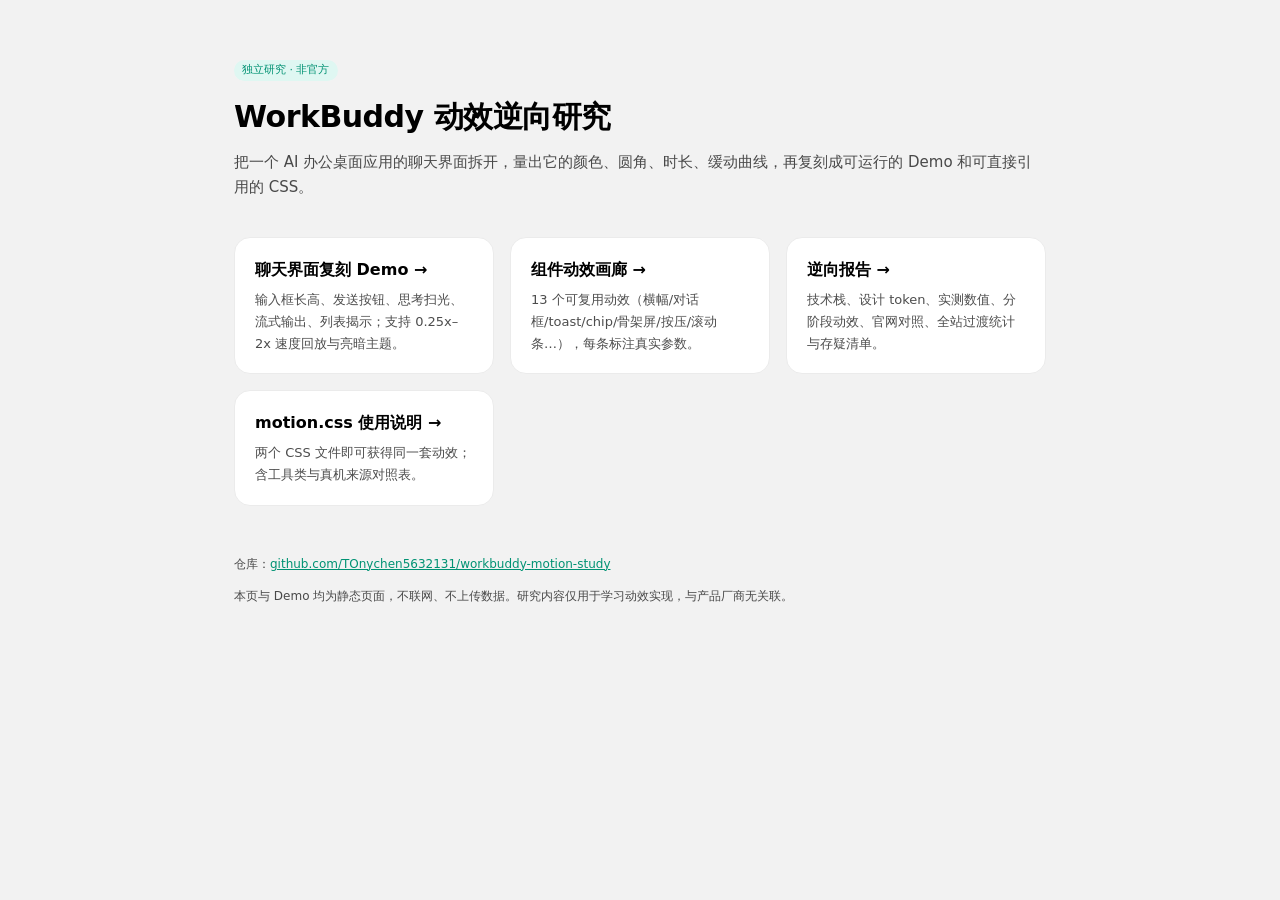
<file: index.html>
<!doctype html>
<html lang="zh-CN"><head><meta charset="utf-8"><meta name="viewport" content="width=device-width,initial-scale=1">
<title>WorkBuddy 动效逆向研究</title>
<style>
:root{--brand:#00c29a;--brand-soft:#dff7f2;--bg:#f2f2f2;--card:#fff;--text:#000;--text2:rgba(0,0,0,.7);--line:#ebebeb}
*{box-sizing:border-box}body{margin:0;background:var(--bg);color:var(--text);font:15px/1.7 "PingFang SC","Microsoft YaHei",system-ui,sans-serif}
.wrap{max-width:860px;margin:0 auto;padding:56px 24px 80px}
h1{font-size:30px;margin:0 0 8px;letter-spacing:-.5px}
.sub{color:var(--text2);margin:0 0 36px}
.grid{display:grid;grid-template-columns:repeat(auto-fill,minmax(240px,1fr));gap:16px}
a.card{display:block;background:var(--card);border:1px solid var(--line);border-radius:16px;padding:18px 20px;text-decoration:none;color:inherit;
transition:transform .32s cubic-bezier(.34,1.56,.64,1),box-shadow .2s,opacity .2s}
a.card:hover{transform:translateY(-3px);box-shadow:0 16px 32px -8px rgba(0,0,0,.10)}
a.card:active{transform:scale(.985)}
.card h2{font-size:16px;margin:0 0 6px}
.card p{margin:0;color:var(--text2);font-size:13px}
.tag{display:inline-block;font-size:11px;color:#009273;background:var(--brand-soft);border-radius:999px;padding:1px 8px;margin-bottom:10px}
footer{margin-top:48px;color:var(--text2);font-size:12px}
footer a{color:#009273}
</style></head><body><div class="wrap">
<span class="tag">独立研究 · 非官方</span>
<h1>WorkBuddy 动效逆向研究</h1>
<p class="sub">把一个 AI 办公桌面应用的聊天界面拆开，量出它的颜色、圆角、时长、缓动曲线，再复刻成可运行的 Demo 和可直接引用的 CSS。</p>
<div class="grid">
<a class="card" href="demo/index.html"><h2>聊天界面复刻 Demo →</h2><p>输入框长高、发送按钮、思考扫光、流式输出、列表揭示；支持 0.25x–2x 速度回放与亮暗主题。</p></a>
<a class="card" href="demo/gallery.html"><h2>组件动效画廊 →</h2><p>13 个可复用动效（横幅/对话框/toast/chip/骨架屏/按压/滚动条…），每条标注真实参数。</p></a>
<a class="card" href="report/REPORT.md"><h2>逆向报告 →</h2><p>技术栈、设计 token、实测数值、分阶段动效、官网对照、全站过渡统计与存疑清单。</p></a>
<a class="card" href="kit/README.md"><h2>motion.css 使用说明 →</h2><p>两个 CSS 文件即可获得同一套动效；含工具类与真机来源对照表。</p></a>
</div>
<footer>
<p>仓库：<a href="https://github.com/TOnychen5632131/workbuddy-motion-study">github.com/TOnychen5632131/workbuddy-motion-study</a></p>
<p>本页与 Demo 均为静态页面，不联网、不上传数据。研究内容仅用于学习动效实现，与产品厂商无关联。</p>
</footer>
</div></body></html>
</file>
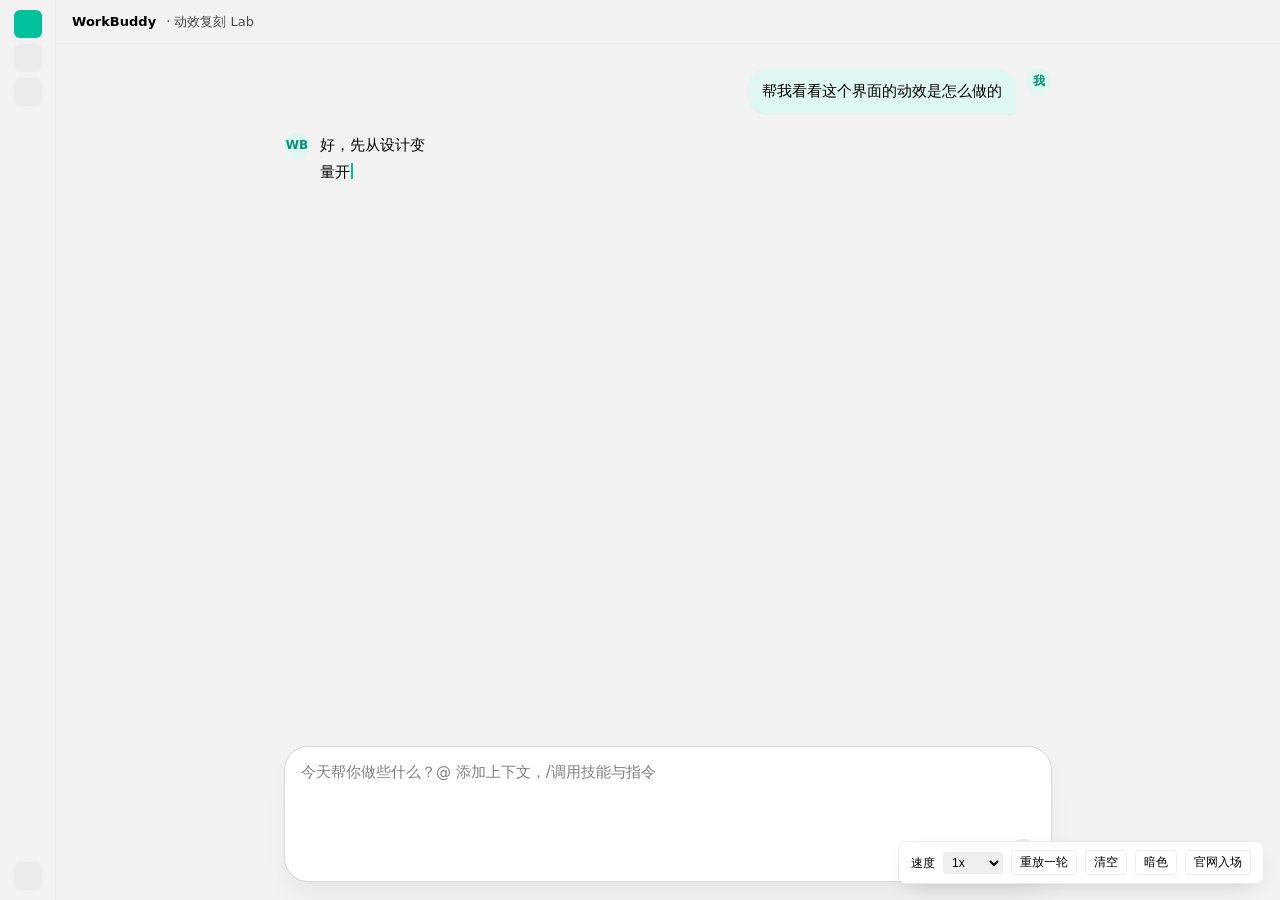
<file: demo/index.html>
﻿<!doctype html>
<html lang="zh-CN" data-theme="light">
<head>
<meta charset="utf-8" />
<meta name="viewport" content="width=device-width, initial-scale=1" />
<title>WorkBuddy 聊天动效复刻 Lab</title>
<style>
/* ============================================================
   1) 设计变量：取自 WorkBuddy 5.9.3 tokens-Df-i-zsO.css 与 palette
   ============================================================ */
:root{
  --wb-palette-brand-1:#dff7f2; --wb-palette-brand-8:#00c29a; --wb-palette-brand-9:#009273;
  --wb-palette-gray-2:#f7f7f7; --wb-palette-gray-3:#f2f2f2; --wb-palette-gray-4:#ebebeb;
  --wb-color-text-primary:#000; --wb-color-text-secondary:#000000b3; --wb-color-text-tertiary:#00000080;
  --wb-color-bg-primary-default:#f2f2f2; --wb-color-bg-secondary-default:#fff;
  --wb-radius-sm:4px; --wb-radius-md:6px; --wb-radius-lg:8px; --wb-radius-xl:12px;
  --wb-radius-2xl:16px; --wb-radius-3xl:20px; --wb-radius-4xl:24px; --wb-radius-full:9999px;
  --wb-motion-duration-instant:.1s; --wb-motion-duration-fast:.15s; --wb-motion-duration-medium:.2s;
  --wb-motion-duration-gentle:.3s; --wb-motion-duration-slow:.4s;
  --wb-motion-easing-decelerate:cubic-bezier(0,0,.2,1);
  --wb-motion-easing-accelerate:cubic-bezier(.4,0,1,1);
  --wb-motion-easing-standard:cubic-bezier(.4,0,.2,1);
  --wb-motion-easing-emphasized:cubic-bezier(.2,0,0,1);
  --wb-font-ui:"PingFang SC","Microsoft YaHei",system-ui,-apple-system,sans-serif;

  /* 动效参数：先用测量到的 motion token 兜底，待运行时采集结果回填 */
  --anim-bubble-in-duration: var(--wb-motion-duration-gentle);
  --anim-bubble-in-easing: var(--wb-motion-easing-decelerate);
  --anim-bubble-in-shift: 8px;
  --speed:1;
}
*{box-sizing:border-box}
html,body{height:100%}
body{margin:0;font-family:var(--wb-font-ui);background:var(--wb-color-bg-primary-default);
     color:var(--wb-color-text-primary);font-size:14px;line-height:1.5;
     display:flex;height:100vh;overflow:hidden}

/* ============================================================
   2) 骨架：左侧图标栏 + 主聊天列
   ============================================================ */
.rail{width:56px;flex:0 0 56px;border-right:1px solid var(--wb-palette-gray-4);
      display:flex;flex-direction:column;align-items:center;gap:6px;padding:10px 0}
.rail .dot{width:28px;height:28px;border-radius:var(--wb-radius-md);background:var(--wb-palette-gray-4)}
.rail .dot.brand{background:var(--wb-palette-brand-8)}

.stage{flex:1;display:flex;flex-direction:column;min-width:0}
.topbar{height:44px;display:flex;align-items:center;gap:10px;padding:0 16px;
        border-bottom:1px solid var(--wb-palette-gray-4);font-size:13px;color:var(--wb-color-text-secondary)}
.topbar .name{color:var(--wb-color-text-primary);font-weight:600}

.chat{flex:1;overflow-y:auto;padding:24px 0 8px;scroll-behavior:smooth}
.thread{max-width:800px;margin:0 auto;padding:0 16px;display:flex;flex-direction:column;gap:18px}

/* 消息通用 */
.msg{display:flex;gap:10px;align-items:flex-start}
.msg .avatar{width:26px;height:26px;border-radius:var(--wb-radius-full);flex:0 0 26px;
             background:var(--wb-palette-brand-1);display:grid;place-items:center;font-size:12px;
             color:var(--wb-palette-brand-9);font-weight:600}
.msg.user{flex-direction:row-reverse}
.msg.user .bubble{background:var(--wb-palette-brand-1);border-radius:var(--wb-radius-3xl) var(--wb-radius-3xl) var(--wb-radius-sm) var(--wb-radius-3xl)}
.bubble{max-width:min(620px,78%);padding:10px 14px;border-radius:var(--wb-radius-3xl) var(--wb-radius-3xl) var(--wb-radius-3xl) var(--wb-radius-sm);
        background:var(--wb-color-bg-secondary-default);font-size:15px;line-height:1.75;
        box-shadow:0 1px 2px rgba(0,0,0,.04);white-space:pre-wrap;word-break:break-word}
.bubble.plain{background:transparent;box-shadow:none;padding:0}

/* 入场动画（参数由采集结果回填） */
@keyframes wb-msg-in{
  from{opacity:0;transform:translateY(var(--anim-bubble-in-shift)) scale(.985)}
  to{opacity:1;transform:translateY(0) scale(1)}
}
.msg.enter{animation:wb-msg-in calc(var(--anim-bubble-in-duration)/var(--speed)) var(--anim-bubble-in-easing) both}

/* 思考指示器：三点脉冲 */
.thinking{display:inline-flex;gap:5px;align-items:center;height:24px}
.thinking i{width:6px;height:6px;border-radius:50%;background:var(--wb-palette-brand-8);opacity:.35;
            animation:wb-dot 1.05s var(--wb-motion-easing-standard) infinite}
.thinking i:nth-child(2){animation-delay:.12s}
.thinking i:nth-child(3){animation-delay:.24s}
@keyframes wb-dot{
  0%,60%,100%{transform:translateY(0);opacity:.35}
  30%{transform:translateY(-4px);opacity:1}
}

/* 流式输出光标 */
.caret{display:inline-block;width:2px;height:1.05em;vertical-align:-2px;margin-left:1px;
       background:var(--wb-palette-brand-8);animation:wb-caret 1s steps(1) infinite}
@keyframes wb-caret{0%,49%{opacity:1}50%,100%{opacity:0}}
.caret.hidden{display:none}

/* hover 悬浮操作 */
.actions{display:flex;gap:6px;margin-top:6px;opacity:0;transform:translateY(-2px);
         transition:opacity var(--wb-motion-duration-fast) var(--wb-motion-easing-standard),
                    transform var(--wb-motion-duration-fast) var(--wb-motion-easing-standard)}
.msg:hover .actions{opacity:1;transform:translateY(0)}
.actions button{border:1px solid var(--wb-palette-gray-4);background:#fff;border-radius:var(--wb-radius-md);
                font-size:12px;color:var(--wb-color-text-secondary);padding:3px 8px;cursor:pointer}
.actions button:hover{background:var(--wb-palette-gray-2);color:var(--wb-color-text-primary)}

/* ============================================================
   3) 输入区：数值来自运行时 getComputedStyle 实测
      width 800 / radius 24 / border .667px rgba(0,0,0,.15)
      shadow 0 16px 32px -8px rgba(0,0,0,.06), 0 2px 4px -4px rgba(0,0,0,.1)
      transition box-shadow .15s
   ============================================================ */
.composer-wrap{max-width:800px;margin:0 auto;padding:8px 16px 18px;width:100%}
.composer{display:flex;flex-direction:column;background:#fff;border:.667px solid rgba(0,0,0,.15);
          border-radius:var(--wb-radius-4xl);padding:12px 0 0;
          box-shadow:0 16px 32px -8px rgba(0,0,0,.06), 0 2px 4px -4px rgba(0,0,0,.1);
          transition:box-shadow .15s var(--wb-motion-easing-standard), border-color .15s}
.composer.focused{box-shadow:0 16px 32px -8px rgba(0,0,0,.10), 0 2px 4px -4px rgba(0,0,0,.12)}
.composer .editor{width:100%;padding:0 16px;min-height:74px;max-height:252px;overflow-y:auto;
                  font-size:15px;line-height:1.75;outline:none;white-space:pre-wrap;word-break:break-word}
.composer .editor[data-empty="true"]::before{content:attr(data-placeholder);color:var(--wb-color-text-tertiary)}
.composer .toolbar{display:flex;align-items:center;gap:8px;padding:6px 12px 10px}
.composer .spacer{flex:1}
.send{width:32px;height:32px;border-radius:var(--wb-radius-full);border:0;display:grid;place-items:center;
      background:var(--wb-palette-gray-4);color:#00000066;cursor:not-allowed;
      transition:background .15s var(--wb-motion-easing-standard), color .15s, transform .12s}
.send.ready{background:var(--wb-palette-brand-8);color:#fff;cursor:pointer}
.send.ready:active{transform:scale(.93)}   /* 真机 .cr-send-button:active{transform:scale(.93)} */
.send svg{width:16px;height:16px;fill:currentColor}

/* 思考中：shining text 扫光（WorkBuddy 真实实现 cb-shining-text）
   keyframes: 0%{background-position:200% 0} -> 100%{-200% 0}，2.2s linear infinite */
.wb-shining{
  background:linear-gradient(110deg, rgba(0,0,0,.26) 0%, rgba(0,0,0,.26) 35%, rgba(0,0,0,.55) 50%, rgba(0,0,0,.26) 65%, rgba(0,0,0,.26) 100%);
  -webkit-text-fill-color:transparent; color:transparent;
  background-size:200% 100%; -webkit-background-clip:text; background-clip:text;
  width:fit-content; animation:cb-shining-text-sweep 2.2s linear infinite;
}
@keyframes cb-shining-text-sweep{0%{background-position:200% 0}to{background-position:-200% 0}}
/* 省略号逐格出现：cb-loading-dots，1s steps(4,end) */
.wb-dots::after{content:""; animation:cb-loading-dots 1s steps(4,end) infinite}
@keyframes cb-loading-dots{0%,20%{content:""}40%{content:"."}60%{content:".."}80%,to{content:"..."}}
@keyframes cb-tip-fade-in{0%{opacity:0}to{opacity:1}}
.wb-tip{animation:cb-tip-fade-in var(--wb-motion-duration-gentle) var(--wb-motion-easing-standard) both}
/* 消息列表揭示：真机 .cr-message-list__content 的过渡（transform 超调 + opacity 标准） */
.thread{transition:transform .32s cubic-bezier(.34,1.56,.64,1), opacity .3s cubic-bezier(.4,0,.2,1)}
.thread.hydrating{opacity:0;visibility:hidden}
/* 停止按钮：与发送按钮同尺寸圆，仅流式中显示 */
.stop{display:none;width:32px;height:32px;border-radius:50%;border:1px solid rgba(0,0,0,.15);
      background:#fff;color:#000;cursor:pointer;align-items:center;justify-content:center;
      transition:opacity .15s, transform .1s;font-size:10px}
.stop:active{transform:scale(.92)}
.composer.running .stop{display:grid}
.composer.running .send{display:none}
@media (prefers-reduced-motion: reduce){
  .thread{transition:none}
  .msg.enter{animation:none!important}
  .wb-shining{animation:none!important}
}
/* 底部实验控制条 */
.lab{position:fixed;right:16px;bottom:16px;display:flex;gap:8px;align-items:center;
     background:#fff;border:1px solid var(--wb-palette-gray-4);border-radius:var(--wb-radius-lg);
     padding:8px 12px;font-size:12px;box-shadow:0 8px 24px -12px rgba(0,0,0,.25);z-index:20}
.lab button{border:1px solid var(--wb-palette-gray-4);background:#fff;border-radius:var(--wb-radius-sm);
            padding:3px 8px;font-size:12px;cursor:pointer}
.lab button:hover{background:var(--wb-palette-gray-2)}
.lab select{border:1px solid var(--wb-palette-gray-4);border-radius:var(--wb-radius-sm);padding:2px 4px;font-size:12px}
/* ===== 暗色主题：取自 tokens-Df-i-zsO.css 的 [data-theme=dark] 段 ===== */
html[data-theme=dark]{
  --wb-color-text-primary:#fff; --wb-color-text-secondary:#ffffffa6; --wb-color-text-tertiary:#ffffff80;
  --wb-color-bg-primary-default:#1f1f1f; --wb-color-bg-secondary-default:#292929;
  --wb-palette-gray-2:#292929; --wb-palette-gray-4:#242424; --wb-palette-gray-5:#3a3a3a;
  --wb-palette-brand-1:#0e2520; --wb-palette-brand-8:#4cf0ce; --wb-palette-brand-9:#8ff7e2;
}
html[data-theme=dark] body{background:#1f1f1f;color:#fff}
html[data-theme=dark] .composer{background:#292929;border-color:rgba(255,255,255,.18);
  box-shadow:0 16px 32px -8px rgba(0,0,0,.5), 0 2px 4px -4px rgba(0,0,0,.4)}
html[data-theme=dark] .bubble{background:#292929;box-shadow:0 1px 2px rgba(0,0,0,.4)}
html[data-theme=dark] .msg.user .bubble{background:#0e2520}
html[data-theme=dark] .rail,html[data-theme=dark] .topbar{border-color:#3a3a3a}
html[data-theme=dark] .lab,html[data-theme=dark] .actions button{background:#292929;border-color:#3a3a3a;color:#fff}

/* ===== 工具调用卡片：真机 compact 渲染器的 loading / done 两态 ===== */
.tool-card{margin-top:8px;border:1px solid var(--wb-palette-gray-4);border-radius:var(--wb-radius-xl);
  background:var(--wb-color-bg-secondary-default);overflow:hidden;font-size:13px}
.tool-card__head{display:flex;align-items:center;gap:8px;padding:8px 12px;cursor:pointer;
  transition:background-color .15s var(--wb-motion-easing-standard)}
.tool-card__head:hover{background:var(--wb-palette-gray-2)}
.tool-card__icon{width:16px;height:16px;border-radius:var(--wb-radius-sm);background:var(--wb-palette-brand-8);opacity:.85}
.tool-card__title{flex:1;color:var(--wb-color-text-secondary);white-space:nowrap;overflow:hidden;text-overflow:ellipsis}
.tool-card__chev{color:var(--wb-color-text-tertiary);transition:transform .2s var(--wb-motion-easing-standard)}
.tool-card.open .tool-card__chev{transform:rotate(90deg)}
.tool-card__body{max-height:0;overflow:hidden;transition:max-height .28s var(--wb-motion-easing-decelerate);
  border-top:1px solid transparent;padding:0 12px;color:var(--wb-color-text-tertiary);font-family:var(--wb-font-code-family,monospace)}
.tool-card.open .tool-card__body{max-height:180px;border-top-color:var(--wb-palette-gray-4);padding:8px 12px}
.tool-card.done .tool-card__icon{background:var(--wb-palette-brand-8);opacity:1}

/* ===== 轮播提示语（真机 LoadingTip：4s 后出现，之后每 10s 换一条，.32s 淡入） ===== */
.loading-tip{margin-top:6px;font-size:13px;color:var(--wb-color-text-tertiary);opacity:0}
.loading-tip.show{animation:cb-tip-fade-in .32s ease-out both}/* ===== 官网式大入场（www.workbuddy.cn 的 wb2-hero-rise / shot-in）===== */
@keyframes wb2-hero-rise{0%{opacity:0;transform:translateY(38px);filter:blur(10px)}100%{opacity:1;transform:none;filter:blur(0)}}
@keyframes wb2-hero-shot-in{0%{opacity:0;transform:translateY(96px) scale(1.07) rotateX(15deg);filter:blur(14px)}100%{opacity:1;transform:none;filter:blur(0)}}
.hero-rise{animation:wb2-hero-rise .85s cubic-bezier(.16,1,.3,1) both}
.hero-shot{animation:wb2-hero-shot-in 1.15s cubic-bezier(.16,1,.3,1) both;transform-origin:50% 0}
</style>
</head>
<body>
<div class="rail">
  <div class="dot brand"></div><div class="dot"></div><div class="dot"></div>
  <div style="flex:1"></div><div class="dot"></div>
</div>

<div class="stage">
  <div class="topbar"><span class="name">WorkBuddy</span><span>· 动效复刻 Lab</span></div>
  <div class="chat" id="chat"><div class="thread" id="thread"></div></div>
  <div class="composer-wrap">
    <div class="composer" id="composer">
      <div class="editor" id="editor" contenteditable="true" data-empty="true"
           data-placeholder="今天帮你做些什么？@ 添加上下文，/调用技能与指令"></div>
      <div class="toolbar">
        <div class="spacer"></div><button class="stop" id="stop" title="停止生成">■</button>
        <button class="send" id="send" title="发送">
          <svg viewBox="0 0 24 24"><path d="M3.4 20.4 21 12 3.4 3.6 3.4 10.1 15 12 3.4 13.9z"/></svg>
        </button>
      </div>
    </div>
  </div>
</div>

<div class="lab">
  <span>速度</span>
  <select id="speed"><option value="0.25">0.25x</option><option value="0.5">0.5x</option>
    <option value="1" selected>1x</option><option value="2">2x</option></select>
  <button id="replay">重放一轮</button>
  <button id="clear">清空</button><button id="theme">暗色</button><button id="hero">官网入场</button>
</div>

<script>
/* ============================================================
   4) 交互模拟：发送 → 思考 → 流式输出
   ============================================================ */
const thread = document.getElementById('thread');
const chat = document.getElementById('chat');
const editor = document.getElementById('editor');
const sendBtn = document.getElementById('send');
let running = false;

const SPEED = () => parseFloat(document.getElementById('speed').value);
const sleep = (ms) => new Promise(r => setTimeout(r, ms / SPEED()));

editor.addEventListener('input', () => {
  const text = editor.innerText.trim();
  editor.dataset.empty = text ? 'false' : 'true';
  sendBtn.classList.toggle('ready', !!text && !running);
});
editor.addEventListener('focus', () => document.getElementById('composer').classList.add('focused'));
editor.addEventListener('blur', () => document.getElementById('composer').classList.remove('focused'));
editor.addEventListener('keydown', (e) => {
  if (e.key === 'Enter' && !e.shiftKey) { e.preventDefault(); startFlow(editor.innerText.trim()); }
});
sendBtn.addEventListener('click', () => startFlow(editor.innerText.trim()));

function scrollToBottom(smooth) {
  chat.scrollTo({ top: chat.scrollHeight, behavior: smooth ? 'smooth' : 'auto' });
}

function addUserMessage(text) {
  const el = document.createElement('div');
  el.className = 'msg user enter';
  el.innerHTML = '<div class="avatar">我</div><div class="bubble"></div>';
  el.querySelector('.bubble').textContent = text;
  thread.appendChild(el);
  scrollToBottom(true);
  return el;
}

function addAssistantShell() {
  const el = document.createElement('div');
  el.className = 'msg assistant enter';
  el.innerHTML =
    '<div class="avatar">WB</div>' +
    '<div>' +
      '<div class="bubble plain"><span class="wb-shining" style="font-size:15px">正在思考</span><span class="wb-dots"></span></div>' +
      '<div class="actions"><button>复制</button><button>重新生成</button></div>' +
    '</div>';
  thread.appendChild(el);
  scrollToBottom(true);
  return el;
}

async function typeInto(el, text, caret) {
  const bubble = el.querySelector('.bubble');
  bubble.textContent = '';
  const span = document.createElement('span');
  const cur = document.createElement('span');
  cur.className = 'caret';
  bubble.append(span, cur);
  for (let i = 0; i < text.length; i++) {
    span.textContent += text[i];
    scrollToBottom(false);
    await sleep(text[i] === '\n' ? 45 : 18 + Math.random() * 26);
  }
  cur.remove();
}

async function startFlow(text) {
  if (running || !text) return;
  running = true;
  sendBtn.classList.remove('ready');
  editor.innerText = '';
  editor.dataset.empty = 'true';

  thread.style.transform = "translateY(40px)";
  requestAnimationFrame(() => { thread.style.transform = "translateY(0)"; });
  addUserMessage(text);
  document.getElementById("composer").classList.add("running");
  await sleep(120);

  const shell = addAssistantShell();
  rotateTips(shell.lastElementChild);
  await sleep(900);
  const card = addToolCard(shell.lastElementChild, '已读取工作空间 3 个文件', 'src/app.tsx\nsrc/theme.css\nreadme.md');
  await sleep(1400);
  card.finish();

  // 思考结束 → 输出
  const bubble = shell.querySelector('.bubble');
  bubble.innerHTML = '';
  await typeInto(shell, '收到：' + text + '\n\n这是用真实采集的动效参数复刻的流式输出效果，光标跟随最后一字。', true);

  running = false;
  editor.dispatchEvent(new Event('input'));
}

document.getElementById('replay').onclick = () => {
  if (running) return;
  startFlow('演示一下发送后的动效');
};
document.getElementById('clear').onclick = () => { thread.innerHTML = ''; };

/* ===== 工具调用卡片 + 轮播提示语（复刻真机 compact 渲染器与 LoadingTip） ===== */
function addToolCard(parent, title, bodyText) {
  const card = document.createElement('div');
  card.className = 'tool-card';
  card.innerHTML = '<div class="tool-card__head"><span class="tool-card__icon"></span>' +
    '<span class="tool-card__title"><span class="wb-shining">正在执行</span><span class="wb-dots"></span></span>' +
    '<span class="tool-card__chev">›</span></div>' +
    '<div class="tool-card__body"></div>';
  card.querySelector('.tool-card__body').textContent = bodyText;
  card.querySelector('.tool-card__head').addEventListener('click', () => card.classList.toggle('open'));
  parent.appendChild(card);
  return {
    finish() {
      card.classList.add('done');
      card.querySelector('.tool-card__title').textContent = title;
    }
  };
}

const TIPS = ['正在理解你的问题…', '正在检索工作空间…', '正在整理要点…', '马上就好…'];
async function rotateTips(host) {
  const tip = document.createElement('div');
  tip.className = 'loading-tip';
  host.appendChild(tip);
  await sleep(4000);                       /* 真机 initialDelayMs = 4000 */
  let i = 0;
  while (running) {
    tip.textContent = TIPS[i % TIPS.length];
    tip.classList.remove('show');
    void tip.offsetWidth;                  /* 重启动画 */
    tip.classList.add('show');
    i++;
    await sleep(10000);                    /* 真机 rotationIntervalMs = 10000 */
  }
  tip.remove();
}

document.getElementById('theme').onclick = () => {
  const root = document.documentElement;
  const dark = root.dataset.theme === 'dark';
  root.dataset.theme = dark ? 'light' : 'dark';
  document.getElementById('theme').textContent = dark ? '暗色' : '亮色';
};
document.getElementById('hero').onclick = () => {
  const el = document.querySelector('.thread').lastElementChild || document.querySelector('.topbar');
  if (!el) return;
  el.classList.remove('hero-rise', 'hero-shot');
  void el.offsetWidth;
  el.classList.add(el.classList.contains('msg') ? 'hero-shot' : 'hero-rise');
};
/* 首屏示例 */
window.addEventListener('load', () => {
  addUserMessage('帮我看看这个界面的动效是怎么做的');
  const shell = addAssistantShell();
  setTimeout(() => {
    const b = shell.querySelector('.bubble');
    b.innerHTML = '';
    typeInto(shell, '好，先从设计变量开始：--wb-motion-duration-gentle = .3s，缓动是 cubic-bezier(0, 0, .2, 1)。', false);
  }, 800);
});
</script>
</body>
</html>
</file>
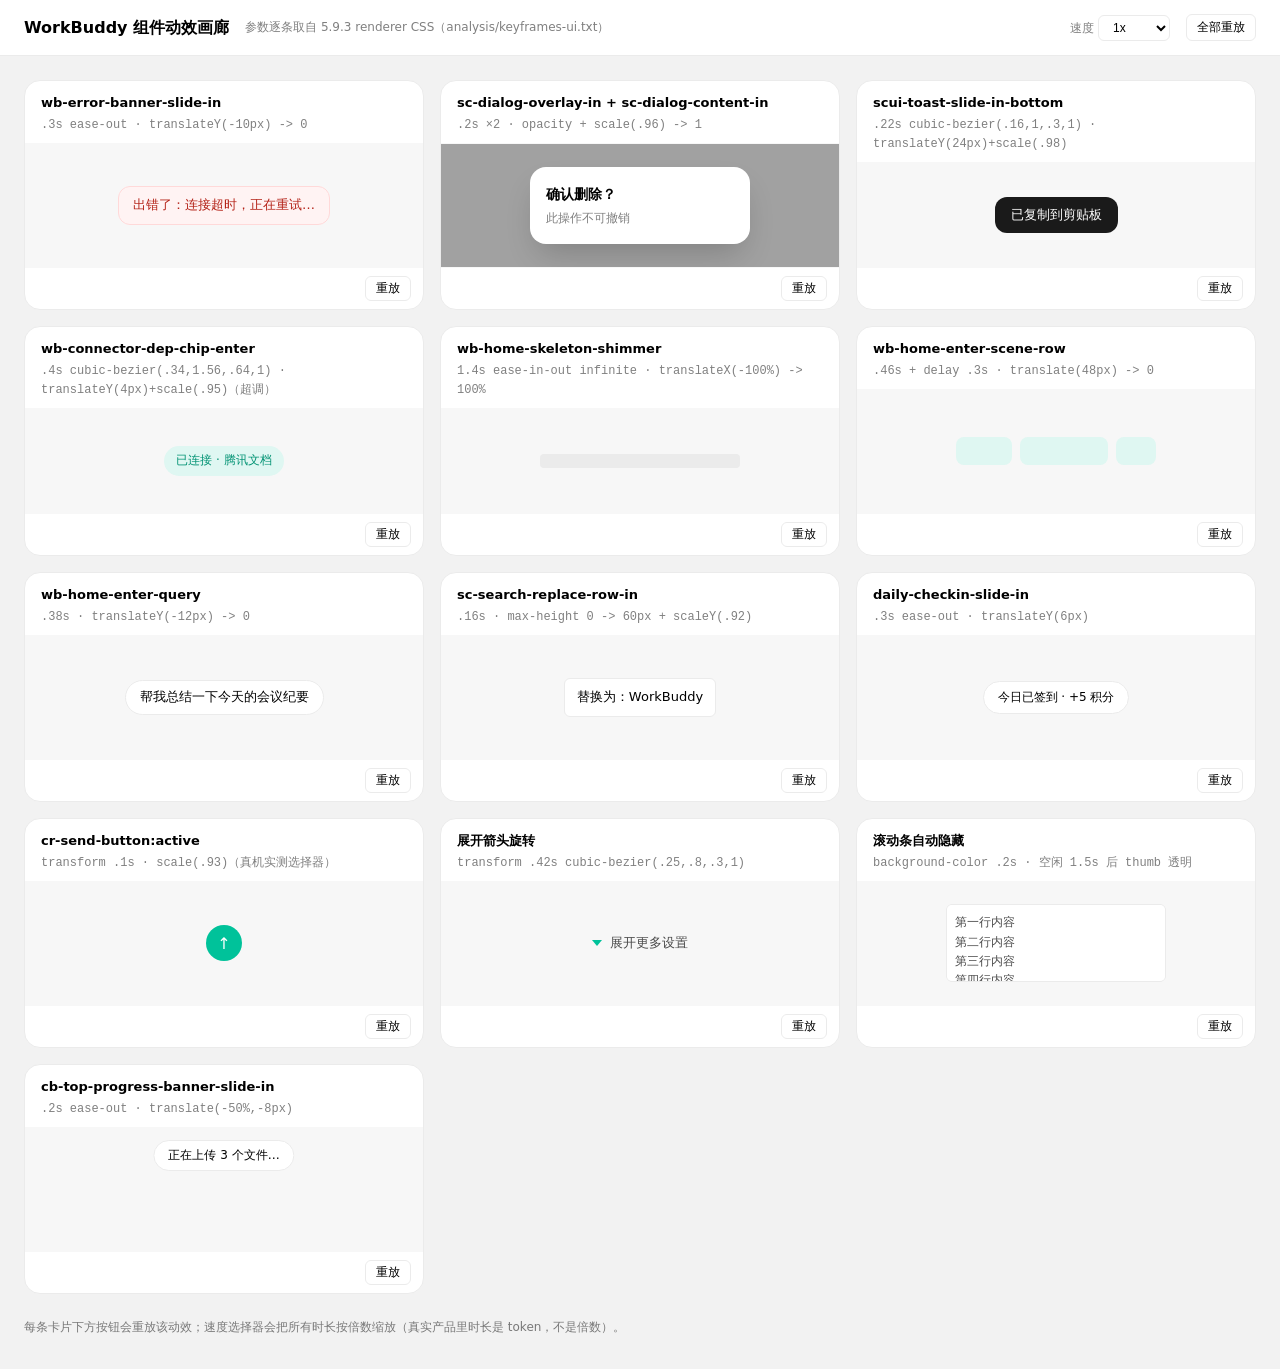
<file: demo/gallery.html>
﻿<!doctype html>
<html lang="zh-CN">
<head>
<meta charset="utf-8" />
<meta name="viewport" content="width=device-width, initial-scale=1" />
<title>WorkBuddy 组件动效画廊（参数逐条取自 5.9.3 真实 CSS）</title>
<style>
:root{
  --brand-8:#00c29a; --brand-1:#dff7f2; --gray-2:#f7f7f7; --gray-3:#f2f2f2; --gray-4:#ebebeb;
  --text:#000; --text-2:#000000b3; --text-3:#00000080;
  --r-sm:4px; --r-md:6px; --r-lg:8px; --r-xl:12px; --r-2xl:16px; --r-3xl:20px; --r-full:9999px;
  --speed:1;
  --ease-decel:cubic-bezier(0,0,.2,1);
  --ease-std:cubic-bezier(.4,0,.2,1);
  --ease-emph:cubic-bezier(.2,0,0,1);
  --ease-overshoot:cubic-bezier(.34,1.56,.64,1);
  --ease-expo:cubic-bezier(.16,1,.3,1);
  --ease-out-soft:cubic-bezier(.22,.61,.36,1);
}
*{box-sizing:border-box}
body{margin:0;background:var(--gray-3);color:var(--text);
     font-family:"PingFang SC","Microsoft YaHei",system-ui,sans-serif;font-size:14px;line-height:1.6}
header{position:sticky;top:0;z-index:5;background:#fff;border-bottom:1px solid var(--gray-4);
       padding:14px 24px;display:flex;align-items:center;gap:16px}
header h1{font-size:16px;margin:0;font-weight:600}
header .meta{color:var(--text-3);font-size:12px}
header .spacer{flex:1}
header select,header button{border:1px solid var(--gray-4);background:#fff;border-radius:var(--r-md);
       padding:4px 10px;font-size:12px;cursor:pointer}
.layout{display:grid;grid-template-columns:repeat(auto-fill,minmax(340px,1fr));gap:16px;padding:24px}
.card{background:#fff;border:1px solid var(--gray-4);border-radius:var(--r-2xl);overflow:hidden;
      display:flex;flex-direction:column;min-height:230px}
.card__head{padding:12px 16px 8px;border-bottom:1px solid var(--gray-2)}
.card__name{font-weight:600;font-size:13px}
.card__params{margin-top:2px;color:var(--text-3);font-size:12px;font-family:ui-monospace,Consolas,monospace}
.card__stage{flex:1;position:relative;display:grid;place-items:center;padding:16px;overflow:hidden;background:var(--gray-2)}
.card__foot{padding:8px 12px;border-top:1px solid var(--gray-2);text-align:right}
.card__foot button{border:1px solid var(--gray-4);background:#fff;border-radius:var(--r-md);padding:3px 10px;font-size:12px;cursor:pointer}
.card__foot button:hover{background:var(--gray-2)}
.note{padding:0 24px 32px;color:var(--text-3);font-size:12px}

/* ===== 1. 错误横幅：wb-error-banner-slide-in .3s ease-out ===== */
@keyframes wb-error-banner-slide-in{0%{opacity:0;transform:translateY(-10px)}100%{opacity:1;transform:translateY(0)}}
.demo-banner{background:#fff3f3;border:1px solid #ffd9d9;color:#b42318;border-radius:var(--r-xl);
  padding:8px 14px;font-size:13px;animation:wb-error-banner-slide-in calc(.3s / var(--speed)) ease-out both}

/* ===== 2. 对话框：overlay .2s + content .2s（scale .96） ===== */
@keyframes sc-dialog-overlay-in{0%{opacity:0}100%{opacity:1}}
@keyframes sc-dialog-content-in{0%{opacity:0;transform:scale(.96)}100%{opacity:1;transform:scale(1)}}
.demo-overlay{position:absolute;inset:0;background:rgba(0,0,0,.35);display:grid;place-items:center;
  animation:sc-dialog-overlay-in calc(.2s / var(--speed)) var(--ease-std) both}
.demo-dialog{width:220px;background:#fff;border-radius:var(--r-2xl);padding:16px;box-shadow:0 16px 32px -8px rgba(0,0,0,.2);
  animation:sc-dialog-content-in calc(.2s / var(--speed)) var(--ease-std) both}

/* ===== 3. Toast：scui-toast-slide-in-bottom .22s cubic-bezier(.16,1,.3,1) ===== */
@keyframes scui-toast-slide-in-bottom{0%{opacity:0;transform:translateY(24px) scale(.98)}100%{opacity:1;transform:translateY(0) scale(1)}}
.demo-toast{background:#1a1a1a;color:#fff;border-radius:var(--r-xl);padding:8px 16px;font-size:13px;
  animation:scui-toast-slide-in-bottom calc(.22s / var(--speed)) var(--ease-expo) both}

/* ===== 4. 弹入 chip：.4s cubic-bezier(.34,1.56,.64,1)（超调） ===== */
@keyframes wb-connector-dep-chip-enter{0%{opacity:0;transform:translateY(4px) scale(.95)}100%{opacity:1;transform:translateY(0) scale(1)}}
.demo-chip{background:var(--brand-1);color:#009273;border-radius:var(--r-full);padding:5px 12px;font-size:12px;
  animation:wb-connector-dep-chip-enter calc(.4s / var(--speed)) var(--ease-overshoot) both}

/* ===== 5. 骨架屏：1.4s ease-in-out infinite（translateX 100% 扫过） ===== */
@keyframes wb-home-skeleton-shimmer{0%{transform:translate(0)}100%{transform:translate(100%)}}
.demo-skeleton{width:200px;height:14px;border-radius:var(--r-sm);background:var(--gray-4);position:relative;overflow:hidden}
.demo-skeleton::after{content:"";position:absolute;inset:0;transform:translateX(-100%);
  background:linear-gradient(90deg,transparent,rgba(255,255,255,.75),transparent);
  animation:wb-home-skeleton-shimmer calc(1.4s / var(--speed)) ease-in-out infinite}

/* ===== 6. 首页场景行：.46s + delay .3s，translate(48px) ===== */
@keyframes wb-home-enter-scene-row{0%{opacity:0;transform:translate(48px)}100%{opacity:1;transform:translate(0)}}
.demo-scene-row{display:flex;gap:8px;align-items:center;
  animation:wb-home-enter-scene-row calc(.46s / var(--speed)) var(--ease-expo) calc(.3s / var(--speed)) backwards}
.demo-scene-row span{display:block;height:28px;border-radius:var(--r-lg);background:var(--brand-1)}

/* ===== 7. 首页提问：.38s translateY(-12px) ===== */
@keyframes wb-home-enter-query{0%{opacity:0;transform:translateY(-12px)}100%{opacity:1;transform:translateY(0)}}
.demo-query{background:#fff;border:1px solid var(--gray-4);border-radius:var(--r-full);padding:6px 14px;font-size:13px;
  animation:wb-home-enter-query calc(.38s / var(--speed)) var(--ease-expo) both}

/* ===== 8. 行内插入：.16s，max-height + scaleY ===== */
@keyframes sc-search-replace-row-in{0%{opacity:0;max-height:0;transform:translateY(-4px) scaleY(.92)}100%{opacity:1;max-height:60px;transform:translateY(0) scaleY(1)}}
.demo-row{overflow:hidden;background:#fff;border:1px solid var(--gray-4);border-radius:var(--r-md);padding:0 12px;
  animation:sc-search-replace-row-in calc(.16s / var(--speed)) var(--ease-expo) both}
.demo-row b{display:block;padding:8px 0;font-weight:400;font-size:13px}

/* ===== 9. 签到气泡：.3s ease-out translateY(6px) ===== */
@keyframes daily-checkin-slide-in{0%{opacity:0;transform:translateY(6px)}100%{opacity:1;transform:translateY(0)}}
.demo-checkin{background:#fff;border:1px solid var(--gray-4);border-radius:var(--r-full);padding:6px 14px;font-size:12px;
  animation:daily-checkin-slide-in calc(.3s / var(--speed)) ease-out both}

/* ===== 10. 顶部进度横幅：.2s ease-out，translate(-50%,-8px) ===== */
@keyframes cb-top-progress-banner-slide-in{0%{opacity:0;transform:translate(-50%,-8px)}100%{opacity:1;transform:translate(-50%,0)}}
.demo-progress{position:absolute;top:12px;left:50%;background:#fff;border:1px solid var(--gray-4);
  border-radius:var(--r-full);padding:5px 14px;font-size:12px;
  animation:cb-top-progress-banner-slide-in calc(.2s / var(--speed)) ease-out both}
/* ===== 11. 按钮按下：:active scale(.93)，配 .1s transform 过渡 ===== */
.demo-btn{width:36px;height:36px;border-radius:var(--r-full);border:0;background:var(--brand-8);color:#fff;
  display:grid;place-items:center;font-size:16px;cursor:pointer;transition:opacity .15s,transform .1s}
.demo-btn:active{transform:scale(.93)}
/* ===== 12. 展开箭头旋转：transform .42s cubic-bezier(.25,.8,.3,1) ===== */
.demo-chev{display:flex;align-items:center;gap:8px;font-size:13px;color:var(--text-2)}
.demo-chev i{display:inline-block;width:0;height:0;border-left:5px solid transparent;border-right:5px solid transparent;
  border-top:6px solid var(--brand-8);transition:transform .42s cubic-bezier(.25,.8,.3,1)}
.demo-chev.open i{transform:rotate(180deg)}
/* ===== 13. 滚动条自动隐藏：background-color .2s，空闲时透明 ===== */
.demo-scroll{width:220px;height:78px;overflow-y:scroll;border:1px solid var(--gray-4);border-radius:var(--r-md);
  background:#fff;padding:8px;font-size:12px;color:var(--text-2);scrollbar-width:thin}
.demo-scroll::-webkit-scrollbar{width:8px}
.demo-scroll::-webkit-scrollbar-track{background:transparent}
.demo-scroll::-webkit-scrollbar-thumb{background-color:rgba(0,0,0,.2);border-radius:3px;transition:background-color .2s}
.demo-scroll.idle::-webkit-scrollbar-thumb{background-color:transparent}
</style>
</head>
<body>
<header>
  <h1>WorkBuddy 组件动效画廊</h1>
  <span class="meta">参数逐条取自 5.9.3 renderer CSS（analysis/keyframes-ui.txt）</span>
  <span class="spacer"></span>
  <label class="meta">速度
    <select id="speed">
      <option value="0.25">0.25x</option><option value="0.5">0.5x</option>
      <option value="1" selected>1x</option><option value="2">2x</option>
    </select>
  </label>
  <button id="replay">全部重放</button>
</header>
<div class="layout" id="grid"></div>
<div class="note">每条卡片下方按钮会重放该动效；速度选择器会把所有时长按倍数缩放（真实产品里时长是 token，不是倍数）。</div>
<script>
const ITEMS = [
  { name: "wb-error-banner-slide-in", params: ".3s ease-out · translateY(-10px) -> 0", cls: "demo-banner", html: "出错了：连接超时，正在重试…" },
  { name: "sc-dialog-overlay-in + sc-dialog-content-in", params: ".2s ×2 · opacity + scale(.96) -> 1", cls: "demo-overlay", html: "<div class='demo-dialog'><b>确认删除？</b><div style='color:#00000080;font-size:12px;margin-top:4px'>此操作不可撤销</div></div>" },
  { name: "scui-toast-slide-in-bottom", params: ".22s cubic-bezier(.16,1,.3,1) · translateY(24px)+scale(.98)", cls: "demo-toast", html: "已复制到剪贴板" },
  { name: "wb-connector-dep-chip-enter", params: ".4s cubic-bezier(.34,1.56,.64,1) · translateY(4px)+scale(.95)（超调）", cls: "demo-chip", html: "已连接 · 腾讯文档" },
  { name: "wb-home-skeleton-shimmer", params: "1.4s ease-in-out infinite · translateX(-100%) -> 100%", cls: "demo-skeleton", html: "" },
  { name: "wb-home-enter-scene-row", params: ".46s + delay .3s · translate(48px) -> 0", cls: "demo-scene-row", html: "<span style='width:56px'></span><span style='width:88px'></span><span style='width:40px'></span>" },
  { name: "wb-home-enter-query", params: ".38s · translateY(-12px) -> 0", cls: "demo-query", html: "帮我总结一下今天的会议纪要" },
  { name: "sc-search-replace-row-in", params: ".16s · max-height 0 -> 60px + scaleY(.92)", cls: "demo-row", html: "<b>替换为：WorkBuddy</b>" },
  { name: "daily-checkin-slide-in", params: ".3s ease-out · translateY(6px)", cls: "demo-checkin", html: "今日已签到 · +5 积分" },
  { name: "cr-send-button:active", params: "transform .1s · scale(.93)（真机实测选择器）", cls: "demo-btn", html: "↑", press: true },
  { name: "展开箭头旋转", params: "transform .42s cubic-bezier(.25,.8,.3,1)", cls: "demo-chev toggle", html: "<i></i><span>展开更多设置</span>" },
  { name: "滚动条自动隐藏", params: "background-color .2s · 空闲 1.5s 后 thumb 透明", cls: "demo-scroll", html: "第一行内容<br>第二行内容<br>第三行内容<br>第四行内容<br>第五行内容<br>第六行内容" },
  { name: "cb-top-progress-banner-slide-in", params: ".2s ease-out · translate(-50%,-8px)", cls: "demo-progress", html: "正在上传 3 个文件…" }
];

const grid = document.getElementById("grid");
for (const it of ITEMS) {
  const card = document.createElement("div");
  card.className = "card";
  card.innerHTML = "<div class='card__head'><div class='card__name'></div><div class='card__params'></div></div>" +
    "<div class='card__stage'></div><div class='card__foot'><button>重放</button></div>";
  card.querySelector(".card__name").textContent = it.name;
  card.querySelector(".card__params").textContent = it.params;
  const stage = card.querySelector(".card__stage");
  const node = document.createElement("div");
  node.className = it.cls;
  node.innerHTML = it.html;
  stage.appendChild(node);
  if (it.cls.indexOf("toggle") >= 0) { node.addEventListener("click", () => node.classList.toggle("open")); }
  if (it.cls.indexOf("demo-scroll") >= 0) { setTimeout(() => node.classList.add("idle"), 1500); }
  card.querySelector("button").addEventListener("click", () => {
    const clone = node.cloneNode(true);
    node.replaceWith(clone);
    clone.style.animation = "none";
    void clone.offsetWidth;
    clone.style.animation = "";
  });
  grid.appendChild(card);
}

document.getElementById("speed").addEventListener("change", (e) => {
  document.documentElement.style.setProperty("--speed", e.target.value);
});
document.getElementById("replay").addEventListener("click", () => {
  document.querySelectorAll(".card__foot button").forEach(b => b.click());
});
</script>
</body>
</html>
</file>
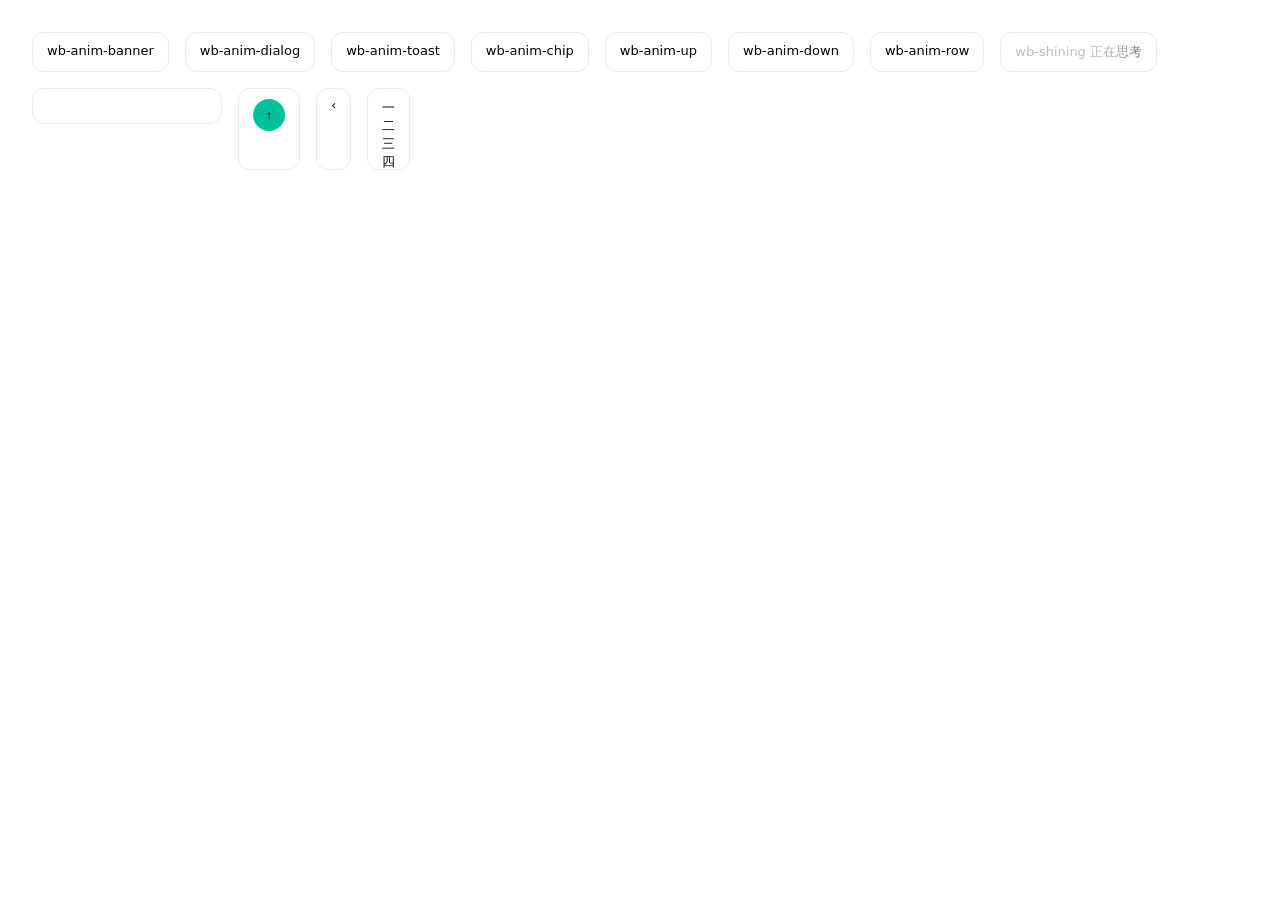
<file: kit/verify.html>
﻿<!doctype html>
<html lang="zh-CN"><head><meta charset="utf-8"><title>motion.css 自测</title>
<link rel="stylesheet" href="tokens.css"><link rel="stylesheet" href="motion.css">
<style>body{font-family:system-ui,sans-serif;padding:24px;display:flex;flex-wrap:wrap;gap:16px}
div.t{background:#fff;border:1px solid #ebebeb;border-radius:12px;padding:10px 14px;font-size:13px}</style>
</head><body>
<div class="t wb-anim-banner">wb-anim-banner</div>
<div class="t wb-anim-dialog">wb-anim-dialog</div>
<div class="t wb-anim-toast">wb-anim-toast</div>
<div class="t wb-anim-chip">wb-anim-chip</div>
<div class="t wb-anim-up">wb-anim-up</div>
<div class="t wb-anim-down">wb-anim-down</div>
<div class="t wb-anim-row">wb-anim-row</div>
<div class="t"><span class="wb-shining">wb-shining 正在思考</span><span class="wb-dots"></span></div>
<div class="t wb-skeleton" style="width:160px;height:14px"></div>
<div class="t"><button class="wb-press" style="width:32px;height:32px;border-radius:999px;border:0;background:#00c29a">↑</button></div>
<div class="t"><span class="wb-rotate-icon" aria-expanded="true" style="display:inline-block">›</span></div>
<div class="t wb-scroll" style="height:60px;overflow:auto">一<br>二<br>三<br>四<br>五</div>
</body></html>
</file>
<file: kit/tokens.css>
﻿/* ============================================================================
   tokens.css —— WorkBuddy 5.9.3 设计变量（最小可抄集）
   来源：app/resources/app.asar → renderer/assets/tokens-Df-i-zsO.css
   用法：<link rel="stylesheet" href="tokens.css">（或 @import）
   ============================================================================ */
:root {
  /* 品牌与中性色（palette） */
  --wb-brand: #00c29a;          /* brand-8，主色 */
  --wb-brand-strong: #009273;   /* brand-9，hover/按下 */
  --wb-brand-soft: #dff7f2;     /* brand-1，浅底 */
  --wb-gray-1: #fafafa;
  --wb-gray-2: #f7f7f7;
  --wb-gray-3: #f2f2f2;         /* 页面背景 */
  --wb-gray-4: #ebebeb;         /* 分隔线 */
  --wb-gray-5: #e6e6e6;

  /* 语义色 */
  --wb-text-1: #000;
  --wb-text-2: rgb(0 0 0 / 0.70);
  --wb-text-3: rgb(0 0 0 / 0.50);
  --wb-bg-page: var(--wb-gray-3);
  --wb-bg-card: #fff;
  --wb-border: rgb(0 0 0 / 0.15);

  /* 圆角 */
  --wb-radius-xs: 2px;
  --wb-radius-sm: 4px;
  --wb-radius-md: 6px;
  --wb-radius-lg: 8px;
  --wb-radius-xl: 12px;
  --wb-radius-2xl: 16px;
  --wb-radius-3xl: 20px;
  --wb-radius-4xl: 24px;
  --wb-radius-full: 9999px;

  /* 字号 / 行高 */
  --wb-font-size-3: 12px;
  --wb-font-size-4: 13px;
  --wb-font-size-5: 14px;
  --wb-font-size-6: 16px;
  --wb-font-size-7: 18px;
  --wb-font-body: 15px;         /* 聊天正文 */
  --wb-line-body: 26.25px;      /* = 1.75 */

  /* 阴影（输入框 / 卡片） */
  --wb-shadow-input: 0 16px 32px -8px rgb(0 0 0 / 0.06), 0 2px 4px -4px rgb(0 0 0 / 0.10);
  --wb-shadow-input-focus: 0 16px 32px -8px rgb(0 0 0 / 0.10), 0 2px 4px -4px rgb(0 0 0 / 0.12);
  --wb-shadow-card: 0 1px 2px rgb(0 0 0 / 0.04);

  /* 动效 token（核心） */
  --wb-dur-instant: 0.1s;
  --wb-dur-fast: 0.15s;
  --wb-dur-medium: 0.2s;
  --wb-dur-gentle: 0.3s;
  --wb-dur-slow: 0.4s;
  --wb-ease-decel: cubic-bezier(0, 0, 0.2, 1);
  --wb-ease-accel: cubic-bezier(0.4, 0, 1, 1);
  --wb-ease-std: cubic-bezier(0.4, 0, 0.2, 1);
  --wb-ease-emph: cubic-bezier(0.2, 0, 0, 1);
  --wb-ease-overshoot: cubic-bezier(0.34, 1.56, 0.64, 1);  /* 弹入 */
  --wb-ease-expo: cubic-bezier(0.16, 1, 0.3, 1);           /* 现代滑动 */
}

/* 暗色：来源同文件 [data-theme=dark] 段 */
[data-theme="dark"] {
  --wb-brand: #4cf0ce;
  --wb-brand-soft: #0e2520;
  --wb-gray-1: #141414;
  --wb-gray-2: #292929;
  --wb-gray-3: #1f1f1f;
  --wb-gray-4: #242424;
  --wb-gray-5: #3a3a3a;
  --wb-text-1: #fff;
  --wb-text-2: rgb(255 255 255 / 0.65);
  --wb-text-3: rgb(255 255 255 / 0.50);
  --wb-bg-card: #292929;
  --wb-border: rgb(255 255 255 / 0.18);
}
</file>
<file: kit/motion.css>
﻿/* ============================================================================
   motion.css —— WorkBuddy 5.9.3 动效实现（最小可复用集）
   每条都对应真实类名与参数，见 analysis/REPORT.md 第 10–12 节
   依赖：tokens.css
   用法：class 直接挂在元素上；需要重放时移除再添加 class（或用 animation-name 重置）
   ============================================================================ */

/* ---------- 状态类：按压 / 图标旋转 / 滚动条 ---------- */
.wb-press { transition: opacity var(--wb-dur-fast), transform var(--wb-dur-instant); }
.wb-press:active:not(:disabled) { transform: scale(0.93); }   /* 真机 .cr-send-button:active */

.wb-rotate-icon { transition: transform 0.42s cubic-bezier(0.25, 0.8, 0.3, 1); }
.wb-rotate-icon[aria-expanded="true"] { transform: rotate(180deg); }

.wb-scroll { scrollbar-width: thin; scrollbar-color: rgb(0 0 0 / 0.2) transparent; }
.wb-scroll::-webkit-scrollbar { width: 8px; }
.wb-scroll::-webkit-scrollbar-track { background: transparent; }
.wb-scroll::-webkit-scrollbar-thumb {
  background-color: rgb(0 0 0 / 0.2); border-radius: 3px;
  transition: background-color 0.2s;                 /* 真机 .cr-message-list thumb */
}
.wb-scroll.is-idle::-webkit-scrollbar-thumb { background-color: transparent; }

/* ---------- 等待态：扫光文字 / 逐格省略号 / 提示语淡入 ---------- */
@keyframes wb-shining-sweep { 0% { background-position: 200% 0; } 100% { background-position: -200% 0; } }
.wb-shining {
  background: linear-gradient(110deg,
    rgb(0 0 0 / 0.26) 0%, rgb(0 0 0 / 0.26) 35%, rgb(0 0 0 / 0.55) 50%,
    rgb(0 0 0 / 0.26) 65%, rgb(0 0 0 / 0.26) 100%);
  background-size: 200% 100%;
  -webkit-background-clip: text; background-clip: text;
  -webkit-text-fill-color: transparent; color: transparent;
  width: fit-content;
  animation: wb-shining-sweep 2.2s linear infinite;
}
@keyframes wb-dots { 0%, 20% { content: ""; } 40% { content: "."; } 60% { content: ".."; } 80%, 100% { content: "..."; } }
.wb-dots::after { content: ""; animation: wb-dots 1s steps(4, end) infinite; }
@keyframes wb-fade-in { from { opacity: 0; } to { opacity: 1; } }
.wb-fade-in { animation: wb-fade-in var(--wb-dur-gentle) var(--wb-ease-std) both; }   /* 真机 cb-tip-fade-in .32s */

/* ---------- 入场类 ---------- */
@keyframes wb-banner-in { from { opacity: 0; transform: translateY(-10px); } to { opacity: 1; transform: none; } }
.wb-anim-banner { animation: wb-banner-in var(--wb-dur-gentle) ease-out both; }

@keyframes wb-overlay-in { from { opacity: 0; } to { opacity: 1; } }
.wb-anim-overlay { animation: wb-overlay-in var(--wb-dur-medium) var(--wb-ease-std) both; }
@keyframes wb-dialog-in { from { opacity: 0; transform: scale(0.96); } to { opacity: 1; transform: none; } }
.wb-anim-dialog { animation: wb-dialog-in var(--wb-dur-medium) var(--wb-ease-std) both; }

@keyframes wb-toast-in { from { opacity: 0; transform: translateY(24px) scale(0.98); } to { opacity: 1; transform: none; } }
.wb-anim-toast { animation: wb-toast-in 0.22s var(--wb-ease-expo) both; }

@keyframes wb-chip-in { from { opacity: 0; transform: translateY(4px) scale(0.95); } to { opacity: 1; transform: none; } }
.wb-anim-chip { animation: wb-chip-in var(--wb-dur-slow) var(--wb-ease-overshoot) both; }

@keyframes wb-row-in { from { opacity: 0; max-height: 0; transform: translateY(-4px) scaleY(0.92); } to { opacity: 1; max-height: 60px; transform: none; } }
.wb-anim-row { overflow: hidden; animation: wb-row-in 0.16s var(--wb-ease-expo) both; }

@keyframes wb-slide-up { from { opacity: 0; transform: translateY(12px); } to { opacity: 1; transform: none; } }
.wb-anim-up { animation: wb-slide-up var(--wb-dur-gentle) var(--wb-ease-decel) both; }
.wb-anim-up--delay { animation-delay: 0.3s; }        /* 真机场景行 delay .3s */

@keyframes wb-slide-down { from { opacity: 0; transform: translateY(-12px); } to { opacity: 1; transform: none; } }
.wb-anim-down { animation: wb-slide-down 0.38s var(--wb-ease-expo) both; }

/* ---------- 循环类 ---------- */
@keyframes wb-shimmer { from { transform: translateX(-100%); } to { transform: translateX(100%); } }
.wb-skeleton { position: relative; overflow: hidden; background: var(--wb-gray-4); border-radius: var(--wb-radius-sm); }
.wb-skeleton::after {
  content: ""; position: absolute; inset: 0; transform: translateX(-100%);
  background: linear-gradient(90deg, transparent, rgb(255 255 255 / 0.75), transparent);
  animation: wb-shimmer 1.4s ease-in-out infinite;
}
@keyframes wb-spin { to { transform: rotate(360deg); } }
.wb-spin { animation: wb-spin 0.7s linear infinite; }

/* ---------- 无障碍：尊重减少动效 ---------- */
@media (prefers-reduced-motion: reduce) {
  .wb-shining, .wb-dots::after, .wb-fade-in, .wb-anim-banner, .wb-anim-overlay,
  .wb-anim-dialog, .wb-anim-toast, .wb-anim-chip, .wb-anim-row, .wb-anim-up,
  .wb-anim-down, .wb-skeleton::after, .wb-spin {
    animation: none !important;
    opacity: 1 !important;
    transform: none !important;
    filter: none !important;
  }
  .wb-press, .wb-rotate-icon, .wb-scroll::-webkit-scrollbar-thumb { transition: none !important; }
}
</file>
